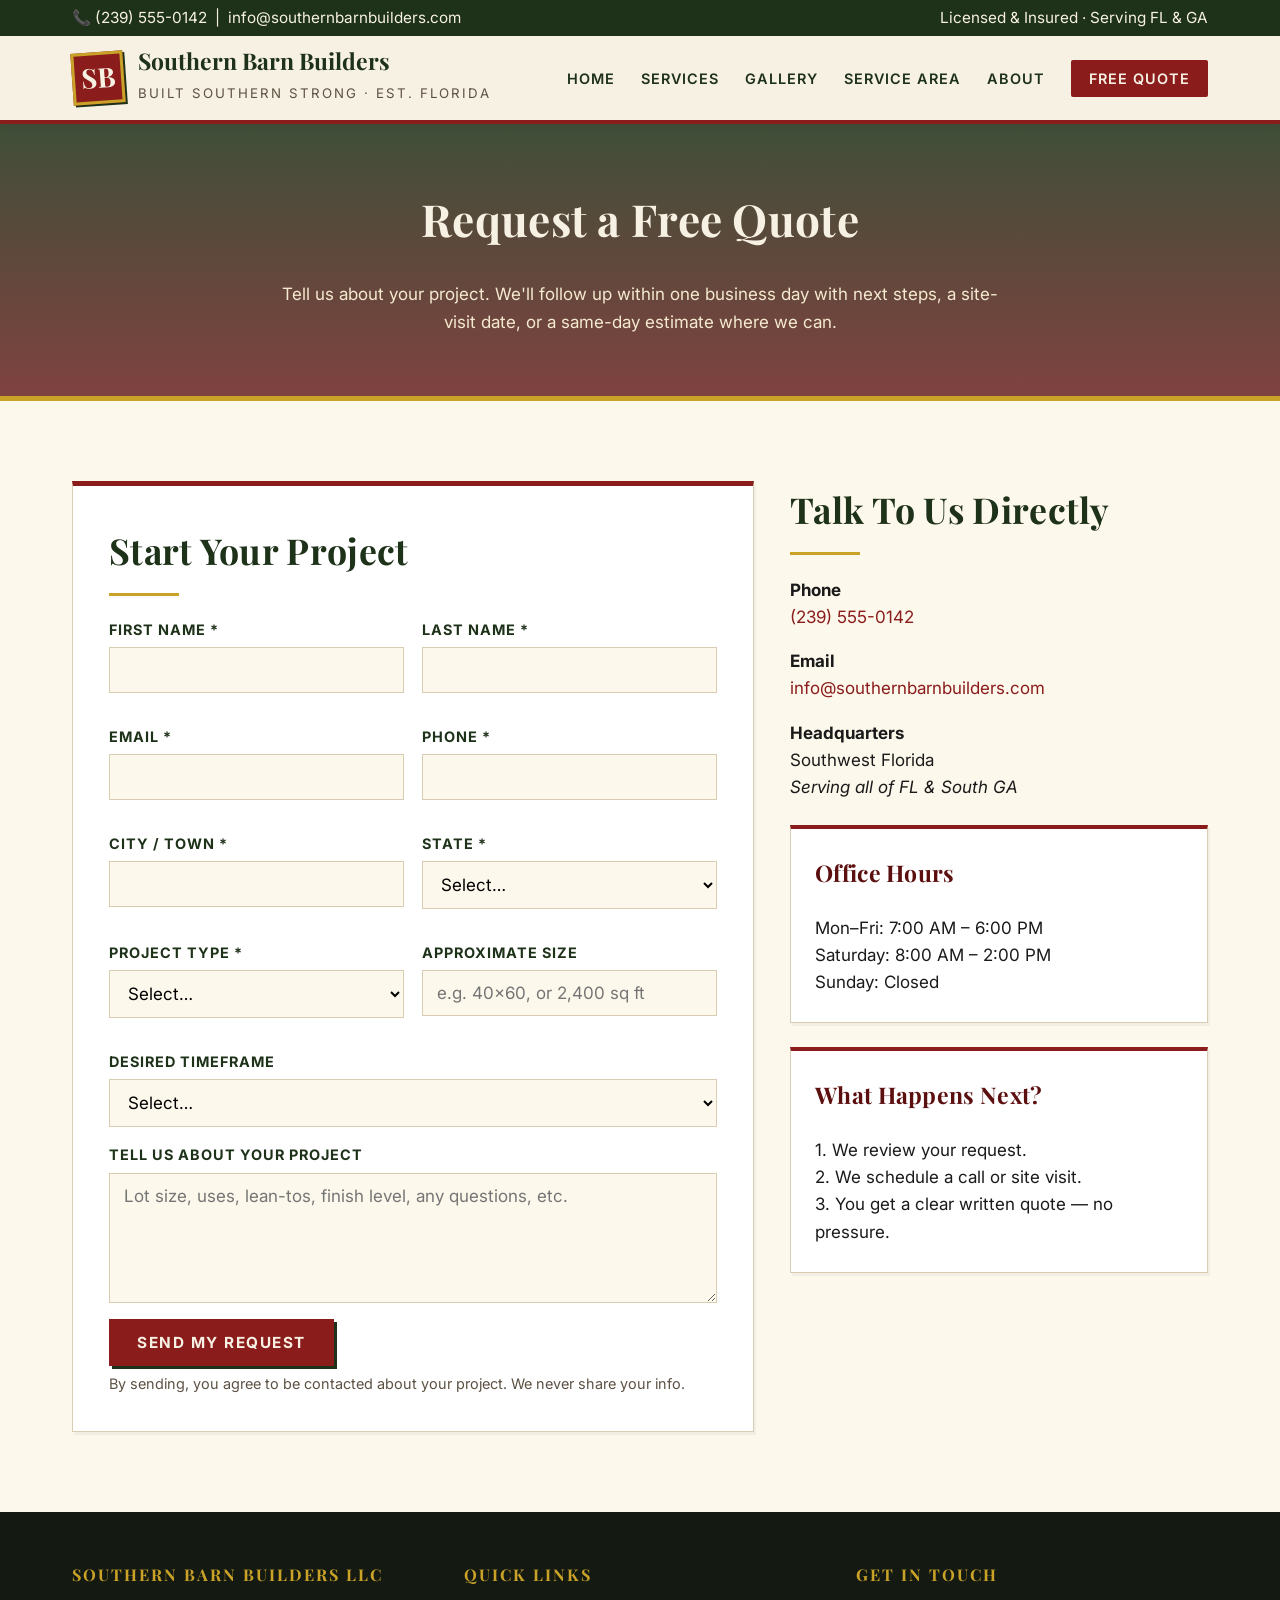
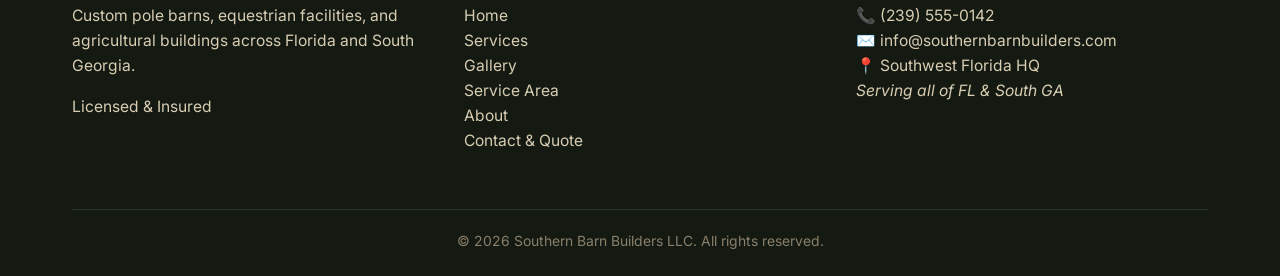
<file: contact.html>
<!DOCTYPE html>
<html lang="en">
<head>
<meta charset="UTF-8" />
<meta name="viewport" content="width=device-width, initial-scale=1.0" />
<title>Free Quote &amp; Contact | Southern Barn Builders LLC</title>
<meta name="description" content="Request a free quote from Southern Barn Builders LLC for your pole barn, horse barn, workshop, RV cover, or agricultural building in Florida or Georgia." />
<link href="https://fonts.googleapis.com/css2?family=Playfair+Display:wght@600;700&family=Inter:wght@400;600;700&display=swap" rel="stylesheet" />
<link rel="stylesheet" href="css/styles.css" />
</head>
<body>

<div class="topbar">
  <div class="container">
    <span>📞 (239) 555-0142 &nbsp;|&nbsp; info@southernbarnbuilders.com</span>
    <span>Licensed &amp; Insured · Serving FL &amp; GA</span>
  </div>
</div>

<header class="site-header">
  <div class="container">
    <a class="brand" href="index.html">
      <span class="brand-mark">SB</span>
      <span>
        <span class="brand-name">Southern Barn Builders</span><br/>
        <span class="brand-tag">Built Southern Strong · Est. Florida</span>
      </span>
    </a>
    <nav class="main-nav" aria-label="Main">
      <ul>
        <li><a href="index.html">Home</a></li>
        <li><a href="services.html">Services</a></li>
        <li><a href="gallery.html">Gallery</a></li>
        <li><a href="service-area.html">Service Area</a></li>
        <li><a href="about.html">About</a></li>
        <li><a class="nav-cta active" href="contact.html">Free Quote</a></li>
      </ul>
    </nav>
  </div>
</header>

<section class="page-hero">
  <div class="container">
    <h1>Request a Free Quote</h1>
    <p>Tell us about your project. We'll follow up within one business day with next steps, a site-visit date, or a same-day estimate where we can.</p>
  </div>
</section>

<section class="block">
  <div class="container grid-2" style="align-items:start;">

    <div class="form-wrap">
      <h2 style="margin-top:0;">Start Your Project</h2>
      <span class="divider" style="margin-left:0;"></span>

      <form id="quoteForm" onsubmit="return handleQuote(event);" novalidate>
        <div class="form-row">
          <div class="form-field">
            <label for="fname">First Name *</label>
            <input type="text" id="fname" name="fname" required />
          </div>
          <div class="form-field">
            <label for="lname">Last Name *</label>
            <input type="text" id="lname" name="lname" required />
          </div>
        </div>

        <div class="form-row">
          <div class="form-field">
            <label for="email">Email *</label>
            <input type="email" id="email" name="email" required />
          </div>
          <div class="form-field">
            <label for="phone">Phone *</label>
            <input type="tel" id="phone" name="phone" required />
          </div>
        </div>

        <div class="form-row">
          <div class="form-field">
            <label for="city">City / Town *</label>
            <input type="text" id="city" name="city" required />
          </div>
          <div class="form-field">
            <label for="state">State *</label>
            <select id="state" name="state" required>
              <option value="">Select…</option>
              <option>Florida</option>
              <option>Georgia</option>
              <option>Other</option>
            </select>
          </div>
        </div>

        <div class="form-row">
          <div class="form-field">
            <label for="type">Project Type *</label>
            <select id="type" name="type" required>
              <option value="">Select…</option>
              <option>Agricultural Pole Barn</option>
              <option>Equestrian Barn / Stables</option>
              <option>Garage / Workshop</option>
              <option>RV or Boat Cover</option>
              <option>Commercial / Storage</option>
              <option>Barndominium / Home</option>
              <option>Riding Arena</option>
              <option>Repair / Re-Roof</option>
              <option>Other</option>
            </select>
          </div>
          <div class="form-field">
            <label for="size">Approximate Size</label>
            <input type="text" id="size" name="size" placeholder="e.g. 40x60, or 2,400 sq ft" />
          </div>
        </div>

        <div class="form-field">
          <label for="timing">Desired Timeframe</label>
          <select id="timing" name="timing">
            <option value="">Select…</option>
            <option>ASAP / 0–3 months</option>
            <option>3–6 months</option>
            <option>6–12 months</option>
            <option>Just gathering info</option>
          </select>
        </div>

        <div class="form-field">
          <label for="details">Tell Us About Your Project</label>
          <textarea id="details" name="details" placeholder="Lot size, uses, lean-tos, finish level, any questions, etc."></textarea>
        </div>

        <button type="submit" class="btn btn-primary">Send My Request</button>
        <div class="form-note">By sending, you agree to be contacted about your project. We never share your info.</div>
      </form>

      <div id="quoteSuccess" style="display:none; margin-top:20px; padding:18px; background:#e8f0de; border-left:5px solid var(--sb-green); color:var(--sb-green-dark);">
        <strong>Request received!</strong> Thanks — a Southern Barn Builders team member will reach out within one business day.
      </div>
    </div>

    <aside>
      <h2 style="margin-top:0;">Talk To Us Directly</h2>
      <span class="divider" style="margin-left:0;"></span>
      <p><strong>Phone</strong><br/>
        <a href="tel:+12395550142">(239) 555-0142</a></p>
      <p><strong>Email</strong><br/>
        <a href="mailto:info@southernbarnbuilders.com">info@southernbarnbuilders.com</a></p>
      <p><strong>Headquarters</strong><br/>
        Southwest Florida<br/>
        <em>Serving all of FL &amp; South GA</em></p>

      <div class="card" style="margin-top:24px;">
        <h3 style="margin-top:0;">Office Hours</h3>
        <p style="margin:0;">
          Mon–Fri: 7:00 AM – 6:00 PM<br/>
          Saturday: 8:00 AM – 2:00 PM<br/>
          Sunday: Closed
        </p>
      </div>

      <div class="card" style="margin-top:24px;">
        <h3 style="margin-top:0;">What Happens Next?</h3>
        <p style="margin:0;">1. We review your request.<br/>
          2. We schedule a call or site visit.<br/>
          3. You get a clear written quote — no pressure.</p>
      </div>
    </aside>

  </div>
</section>

<footer class="site-footer">
  <div class="container">
    <div class="grid-3">
      <div>
        <h4>Southern Barn Builders LLC</h4>
        <p>Custom pole barns, equestrian facilities, and agricultural buildings across Florida and South Georgia.</p>
        <p>Licensed &amp; Insured</p>
      </div>
      <div>
        <h4>Quick Links</h4>
        <p><a href="index.html">Home</a><br/>
           <a href="services.html">Services</a><br/>
           <a href="gallery.html">Gallery</a><br/>
           <a href="service-area.html">Service Area</a><br/>
           <a href="about.html">About</a><br/>
           <a href="contact.html">Contact &amp; Quote</a></p>
      </div>
      <div>
        <h4>Get In Touch</h4>
        <p>📞 (239) 555-0142<br/>
           ✉️ info@southernbarnbuilders.com<br/>
           📍 Southwest Florida HQ<br/>
           <em>Serving all of FL &amp; South GA</em></p>
      </div>
    </div>
    <div class="footer-bottom">
      &copy; <span id="yr"></span> Southern Barn Builders LLC. All rights reserved.
    </div>
  </div>
</footer>
<script>
  document.getElementById('yr').textContent = new Date().getFullYear();

  // PASTE YOUR GOOGLE APPS SCRIPT WEB APP URL BELOW
  var APPS_SCRIPT_URL = "https://script.google.com/macros/s/AKfycbxAvS5I-A-1nIvxvZrVJg_9WCieDjW0wQLMuSXI6F3tEGXwtri1bl9iARrfNafT1F0P3g/exec";

  function handleQuote(e){
    e.preventDefault();
    var form = document.getElementById('quoteForm');
    var btn = form.querySelector('button[type="submit"]');
    btn.disabled = true;
    btn.textContent = 'Sending...';

    var data = {
      fname: form.fname.value,
      lname: form.lname.value,
      email: form.email.value,
      phone: form.phone.value,
      city: form.city.value,
      state: form.state.value,
      type: form.type.value,
      size: form.size.value,
      timing: form.timing.value,
      details: form.details.value
    };

    fetch(APPS_SCRIPT_URL, {
      method: 'POST',
      mode: 'no-cors',
      headers: { 'Content-Type': 'application/json' },
      body: JSON.stringify(data)
    })
    .then(function(){
      form.style.display = 'none';
      document.getElementById('quoteSuccess').style.display = 'block';
      window.scrollTo({top: document.getElementById('quoteSuccess').offsetTop - 80, behavior:'smooth'});
    })
    .catch(function(){
      btn.disabled = false;
      btn.textContent = 'Send My Request';
      alert('Something went wrong. Please call us directly at (239) 555-0142.');
    });
    return false;
  }
</script>
</body>
</html>
</file>
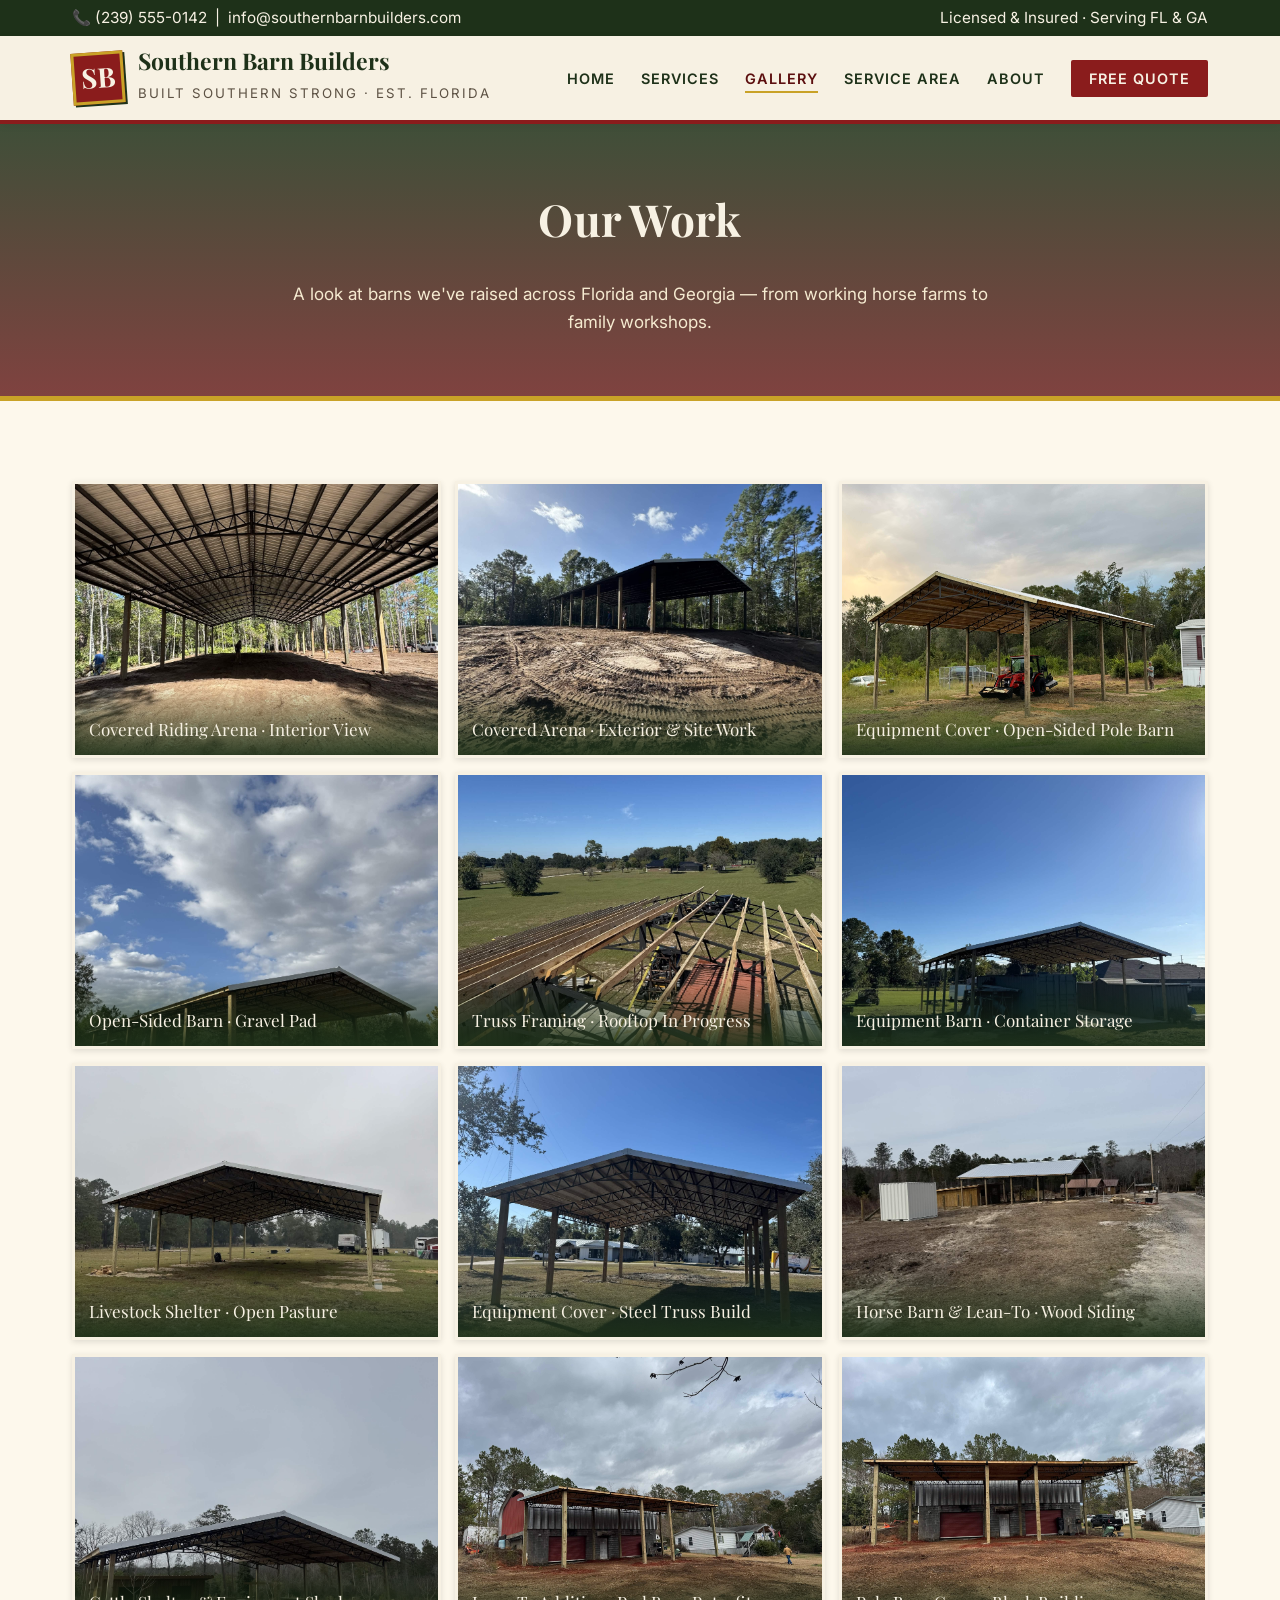
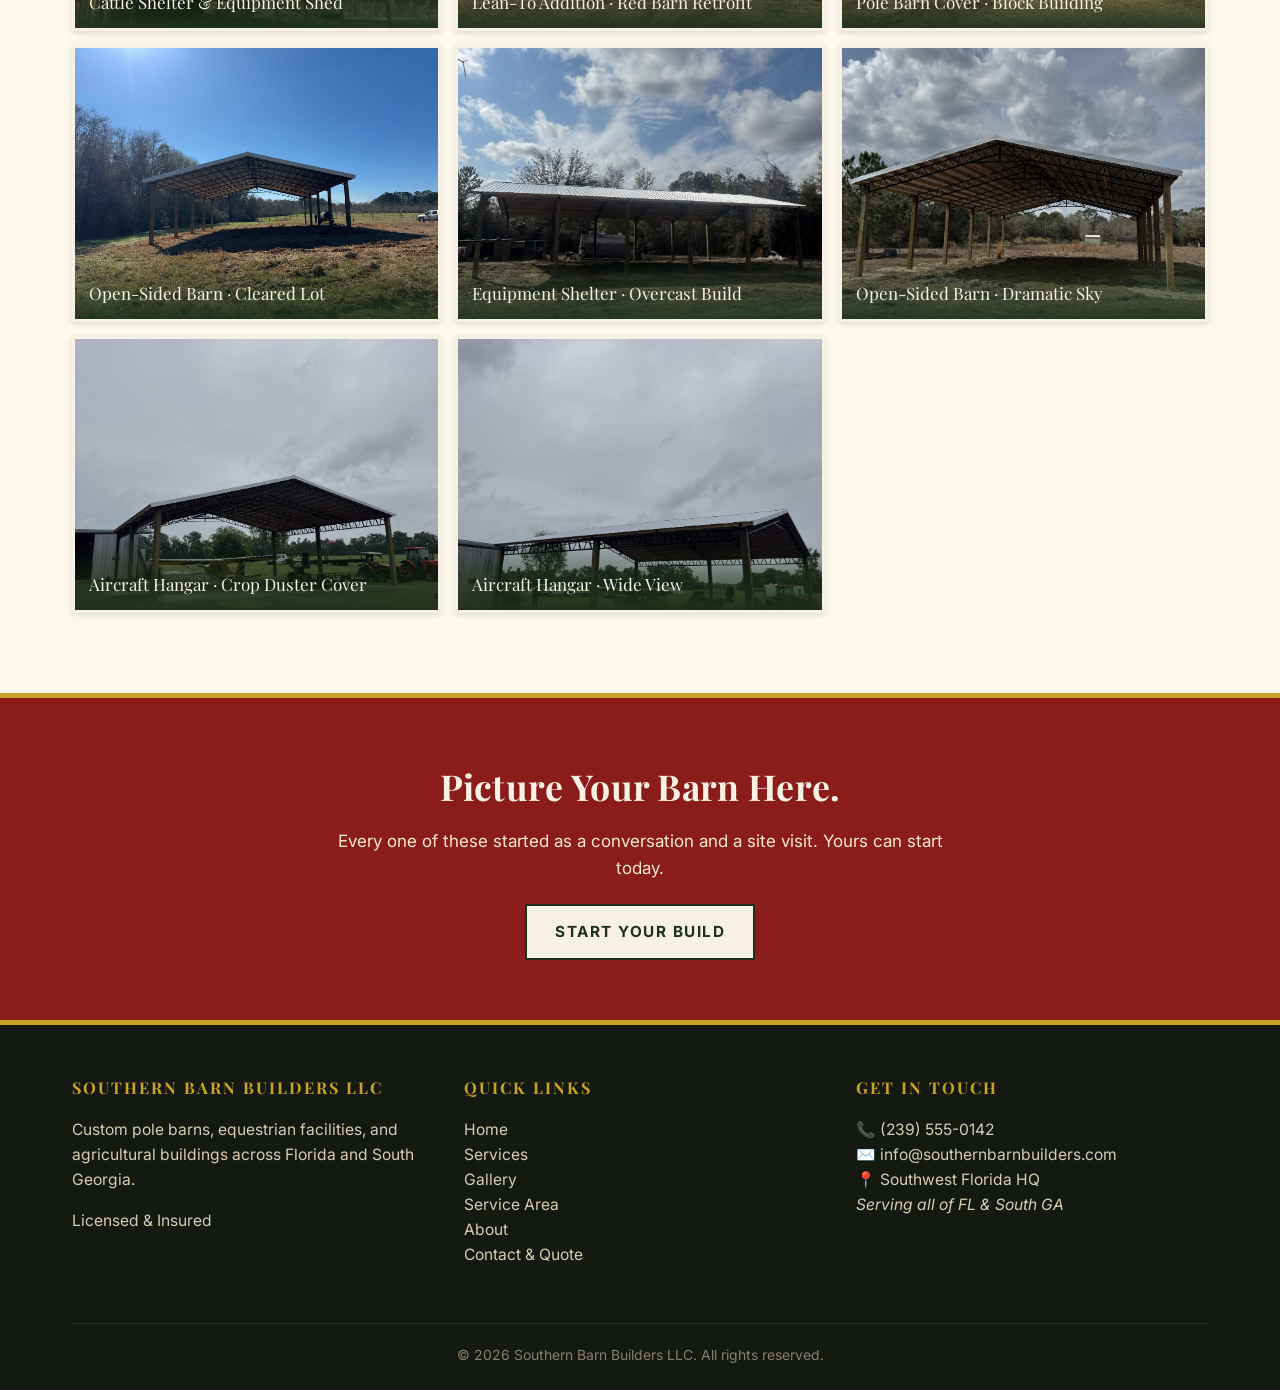
<file: gallery.html>
<!DOCTYPE html>
<html lang="en">
<head>
<meta charset="UTF-8" />
<meta name="viewport" content="width=device-width, initial-scale=1.0" />
<title>Gallery | Southern Barn Builders LLC</title>
<meta name="description" content="Photo gallery of custom pole barns, horse barns, workshops, and agricultural buildings completed by Southern Barn Builders across Florida and Georgia." />
<link href="https://fonts.googleapis.com/css2?family=Playfair+Display:wght@600;700&family=Inter:wght@400;600;700&display=swap" rel="stylesheet" />
<link rel="stylesheet" href="css/styles.css" />
</head>
<body>

<div class="topbar">
  <div class="container">
    <span>📞 (239) 555-0142 &nbsp;|&nbsp; info@southernbarnbuilders.com</span>
    <span>Licensed &amp; Insured · Serving FL &amp; GA</span>
  </div>
</div>

<header class="site-header">
  <div class="container">
    <a class="brand" href="index.html">
      <span class="brand-mark">SB</span>
      <span>
        <span class="brand-name">Southern Barn Builders</span><br/>
        <span class="brand-tag">Built Southern Strong · Est. Florida</span>
      </span>
    </a>
    <nav class="main-nav" aria-label="Main">
      <ul>
        <li><a href="index.html">Home</a></li>
        <li><a href="services.html">Services</a></li>
        <li><a href="gallery.html" class="active">Gallery</a></li>
        <li><a href="service-area.html">Service Area</a></li>
        <li><a href="about.html">About</a></li>
        <li><a class="nav-cta" href="contact.html">Free Quote</a></li>
      </ul>
    </nav>
  </div>
</header>

<section class="page-hero">
  <div class="container">
    <h1>Our Work</h1>
    <p>A look at barns we've raised across Florida and Georgia — from working horse farms to family workshops.</p>
  </div>
</section>

<section class="block">
  <div class="container">
    <div class="gallery">
      <figure>
        <img src="images/IMG_0521.jpg" alt="Interior of a large covered riding arena with steel trusses and pressure-treated posts" />
        <figcaption>Covered Riding Arena · Interior View</figcaption>
      </figure>
      <figure>
        <img src="images/IMG_0525.jpg" alt="Exterior of a covered arena with freshly graded dirt and pine trees" />
        <figcaption>Covered Arena · Exterior &amp; Site Work</figcaption>
      </figure>
      <figure>
        <img src="images/IMG_0308.jpg" alt="Open-sided pole barn with red tractor parked underneath" />
        <figcaption>Equipment Cover · Open-Sided Pole Barn</figcaption>
      </figure>
      <figure>
        <img src="images/IMG_0311.jpg" alt="Large open-sided pole barn with dramatic cloud sky" />
        <figcaption>Open-Sided Barn · Gravel Pad</figcaption>
      </figure>
      <figure>
        <img src="images/IMG_0369.jpg" alt="Roof truss framing in progress on a horse barn with green pasture" />
        <figcaption>Truss Framing · Rooftop In Progress</figcaption>
      </figure>
      <figure>
        <img src="images/IMG_0370.jpg" alt="Pole barn with container storage on a rural property" />
        <figcaption>Equipment Barn · Container Storage</figcaption>
      </figure>
      <figure>
        <img src="images/IMG_0385.jpg" alt="Large open-sided pole barn on open pastureland with horse trailer" />
        <figcaption>Livestock Shelter · Open Pasture</figcaption>
      </figure>
      <figure>
        <img src="images/IMG_0483.jpg" alt="Open-sided pole barn with steel trusses on a clear day" />
        <figcaption>Equipment Cover · Steel Truss Build</figcaption>
      </figure>
      <figure>
        <img src="images/IMG_0613.jpg" alt="Horse barn with wood siding, metal roof, lean-to, and gravel drive" />
        <figcaption>Horse Barn &amp; Lean-To · Wood Siding</figcaption>
      </figure>
      <figure>
        <img src="images/IMG_0615.jpg" alt="Open-sided cattle shelter with metal roof and smaller equipment shed" />
        <figcaption>Cattle Shelter &amp; Equipment Shed</figcaption>
      </figure>
      <figure>
        <img src="images/IMG_0621.jpg" alt="Pole barn lean-to addition covering a red barn with block walls" />
        <figcaption>Lean-To Addition · Red Barn Retrofit</figcaption>
      </figure>
      <figure>
        <img src="images/IMG_0622.jpg" alt="Front view of pole barn cover over block building with roll-up doors" />
        <figcaption>Pole Barn Cover · Block Building</figcaption>
      </figure>
      <figure>
        <img src="images/IMG_0635.jpg" alt="Open-sided pole barn on cleared land with bright blue sky" />
        <figcaption>Open-Sided Barn · Cleared Lot</figcaption>
      </figure>
      <figure>
        <img src="images/IMG_0667.jpg" alt="Large open-sided pole barn with equipment storage under cloudy sky" />
        <figcaption>Equipment Shelter · Overcast Build</figcaption>
      </figure>
      <figure>
        <img src="images/IMG_0692.jpg" alt="Large open-sided pole barn with dramatic clouds overhead" />
        <figcaption>Open-Sided Barn · Dramatic Sky</figcaption>
      </figure>
      <figure>
        <img src="images/IMG_0829.jpg" alt="Aircraft hangar pole barn sheltering a crop duster plane and tractor" />
        <figcaption>Aircraft Hangar · Crop Duster Cover</figcaption>
      </figure>
      <figure>
        <img src="images/IMG_0830.jpg" alt="Wide view of aircraft hangar pole barn with plane and farm equipment" />
        <figcaption>Aircraft Hangar · Wide View</figcaption>
      </figure>
    </div>
  </div>
</section>

<section class="cta-banner">
  <h2>Picture Your Barn Here.</h2>
  <p>Every one of these started as a conversation and a site visit. Yours can start today.</p>
  <a href="contact.html" class="btn btn-secondary">Start Your Build</a>
</section>

<footer class="site-footer">
  <div class="container">
    <div class="grid-3">
      <div>
        <h4>Southern Barn Builders LLC</h4>
        <p>Custom pole barns, equestrian facilities, and agricultural buildings across Florida and South Georgia.</p>
        <p>Licensed &amp; Insured</p>
      </div>
      <div>
        <h4>Quick Links</h4>
        <p><a href="index.html">Home</a><br/>
           <a href="services.html">Services</a><br/>
           <a href="gallery.html">Gallery</a><br/>
           <a href="service-area.html">Service Area</a><br/>
           <a href="about.html">About</a><br/>
           <a href="contact.html">Contact &amp; Quote</a></p>
      </div>
      <div>
        <h4>Get In Touch</h4>
        <p>📞 (239) 555-0142<br/>
           ✉️ info@southernbarnbuilders.com<br/>
           📍 Southwest Florida HQ<br/>
           <em>Serving all of FL &amp; South GA</em></p>
      </div>
    </div>
    <div class="footer-bottom">
      &copy; <span id="yr"></span> Southern Barn Builders LLC. All rights reserved.
    </div>
  </div>
</footer>
<script>document.getElementById('yr').textContent = new Date().getFullYear();</script>
</body>
</html>
</file>
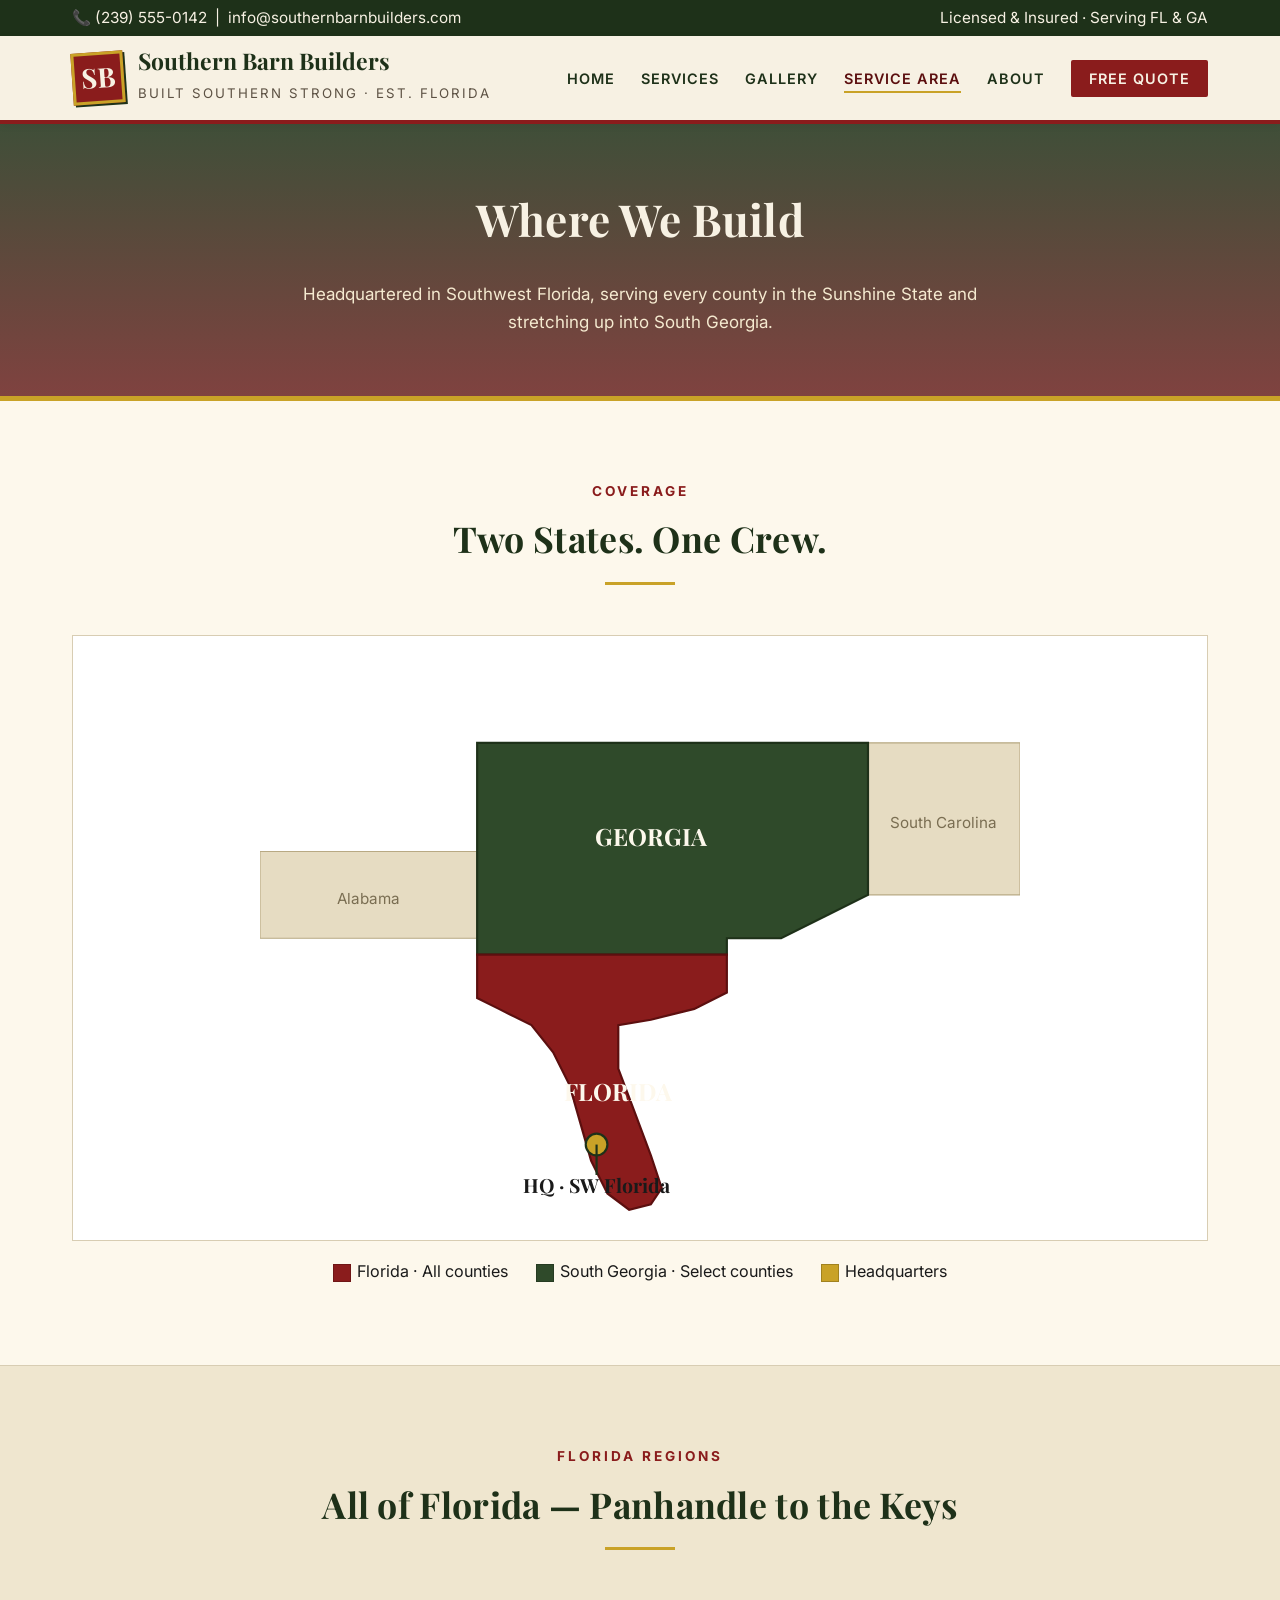
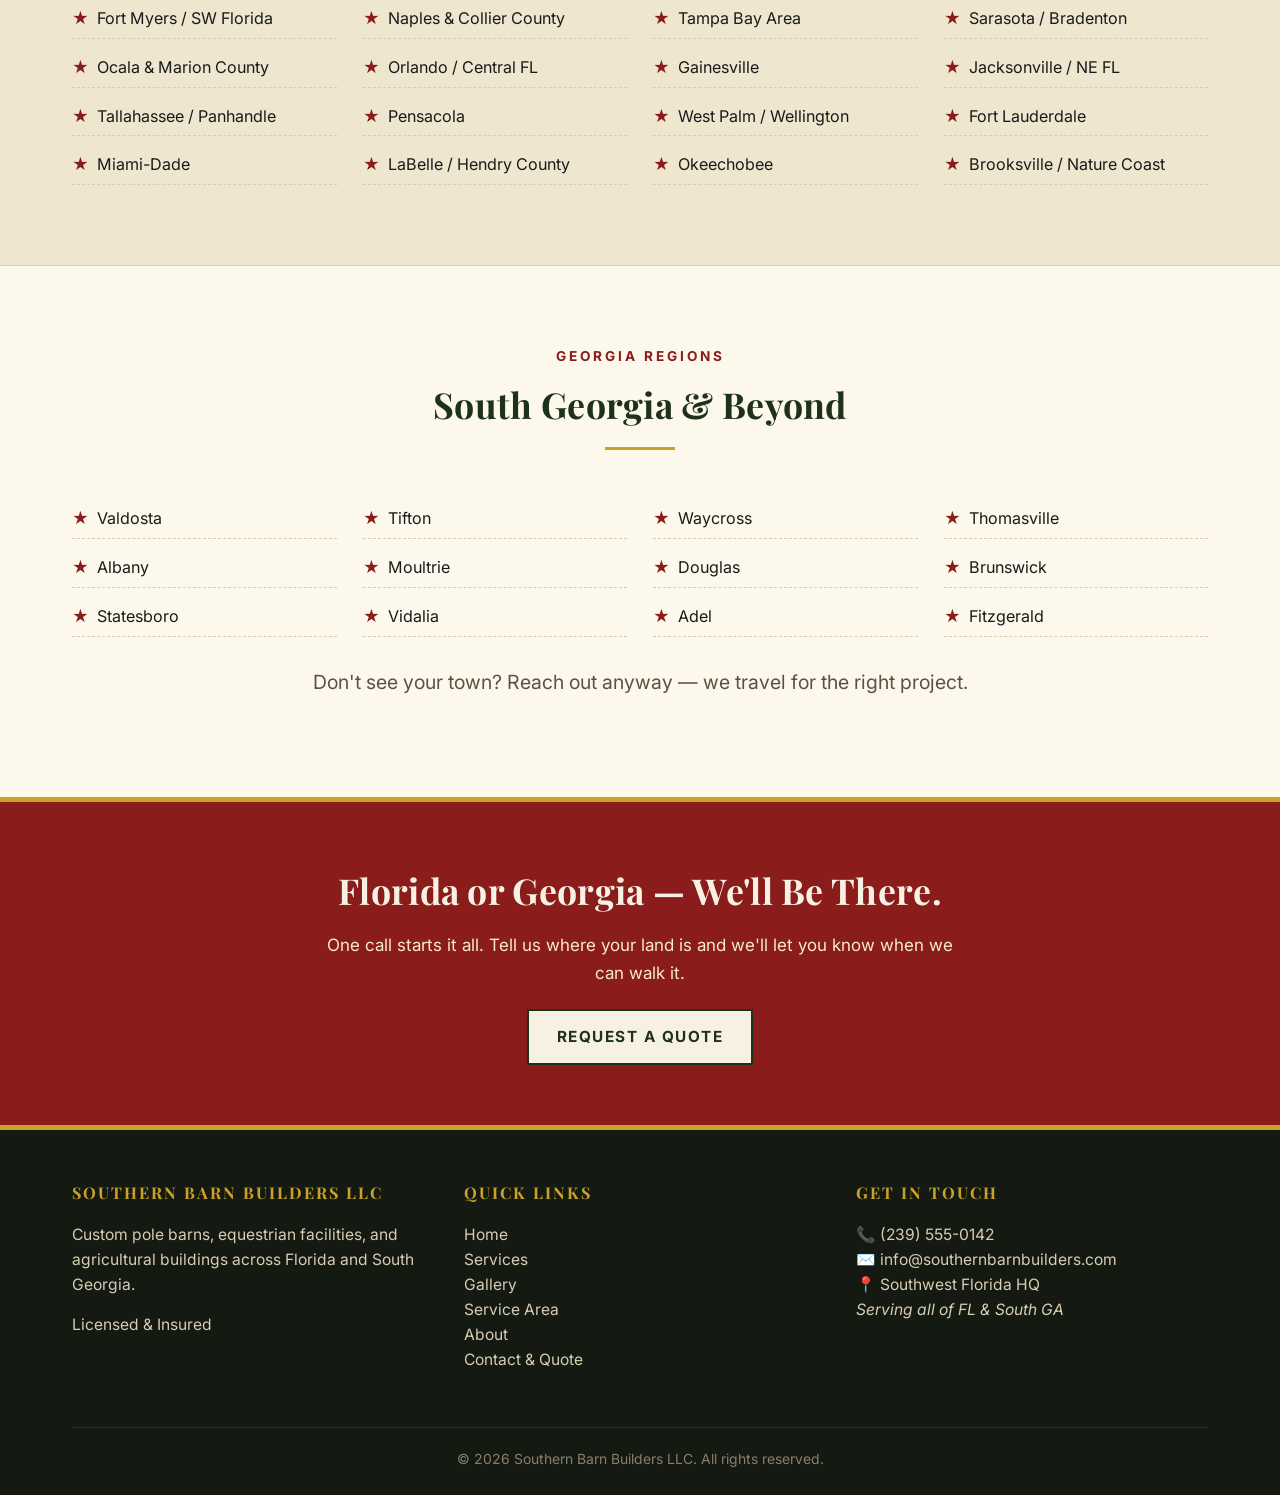
<file: service-area.html>
<!DOCTYPE html>
<html lang="en">
<head>
<meta charset="UTF-8" />
<meta name="viewport" content="width=device-width, initial-scale=1.0" />
<title>Service Area | Southern Barn Builders LLC</title>
<meta name="description" content="Southern Barn Builders serves all of Florida and South Georgia — from the Keys to the Panhandle and up into Valdosta, Tifton, Waycross, and beyond." />
<link href="https://fonts.googleapis.com/css2?family=Playfair+Display:wght@600;700&family=Inter:wght@400;600;700&display=swap" rel="stylesheet" />
<link rel="stylesheet" href="css/styles.css" />
<style>
  .map-states { display:block; margin:0 auto; max-width: 760px; }
  .state-fl { fill: #8a1c1c; stroke: #5c0f0f; stroke-width: 2; }
  .state-ga { fill: #2f4a2a; stroke: #1e3119; stroke-width: 2; }
  .state-other { fill: #e6dcc2; stroke: #b8a983; stroke-width: 1; }
  .hq-pin { fill: #c9a227; stroke: #1e3119; stroke-width: 2; }
  .hq-label { font-family: "Playfair Display", serif; font-size: 18px; fill: #1a1a1a; font-weight: 700; }
  .state-label { font-family: "Playfair Display", serif; font-size: 22px; fill: #fdf8ec; font-weight: 700; pointer-events:none; }
  .legend-box { display:flex; justify-content:center; gap:28px; flex-wrap:wrap; margin-top:18px; font-size: 0.95rem; }
  .legend-swatch { display:inline-block; width:18px; height:18px; vertical-align:middle; margin-right:6px; border:1px solid rgba(0,0,0,0.2); }
</style>
</head>
<body>

<div class="topbar">
  <div class="container">
    <span>📞 (239) 555-0142 &nbsp;|&nbsp; info@southernbarnbuilders.com</span>
    <span>Licensed &amp; Insured · Serving FL &amp; GA</span>
  </div>
</div>

<header class="site-header">
  <div class="container">
    <a class="brand" href="index.html">
      <span class="brand-mark">SB</span>
      <span>
        <span class="brand-name">Southern Barn Builders</span><br/>
        <span class="brand-tag">Built Southern Strong · Est. Florida</span>
      </span>
    </a>
    <nav class="main-nav" aria-label="Main">
      <ul>
        <li><a href="index.html">Home</a></li>
        <li><a href="services.html">Services</a></li>
        <li><a href="gallery.html">Gallery</a></li>
        <li><a href="service-area.html" class="active">Service Area</a></li>
        <li><a href="about.html">About</a></li>
        <li><a class="nav-cta" href="contact.html">Free Quote</a></li>
      </ul>
    </nav>
  </div>
</header>

<section class="page-hero">
  <div class="container">
    <h1>Where We Build</h1>
    <p>Headquartered in Southwest Florida, serving every county in the Sunshine State and stretching up into South Georgia.</p>
  </div>
</section>

<section class="block">
  <div class="container">
    <div class="text-center section-title">
      <div class="section-kicker">Coverage</div>
      <h2>Two States. One Crew.</h2>
      <span class="divider"></span>
    </div>

    <div class="map-wrap">
      <!-- Stylized two-state service map -->
      <svg class="map-states" viewBox="0 0 700 520" xmlns="http://www.w3.org/2000/svg" role="img" aria-label="Service area map of Florida and Georgia">
        <!-- Neighboring states (context, dimmed) -->
        <path class="state-other" d="M0,180 L200,180 L200,260 L0,260 Z" />
        <text x="100" y="228" text-anchor="middle" font-family="Inter, sans-serif" font-size="14" fill="#7a6e52">Alabama</text>

        <path class="state-other" d="M560,80 L700,80 L700,220 L560,220 Z" />
        <text x="630" y="158" text-anchor="middle" font-family="Inter, sans-serif" font-size="14" fill="#7a6e52">South Carolina</text>

        <!-- Georgia -->
        <path class="state-ga" d="M200,80 L560,80 L560,220 L520,240 L480,260 L430,260 L430,275 L200,275 Z" />
        <text x="360" y="175" text-anchor="middle" class="state-label">GEORGIA</text>

        <!-- Florida (panhandle + peninsula) -->
        <path class="state-fl" d="
          M200,275
          L430,275
          L430,310
          L400,325
          L360,335
          L330,340
          L330,380
          L345,420
          L360,460
          L370,490
          L360,505
          L340,510
          L320,495
          L305,465
          L295,430
          L285,395
          L270,365
          L250,340
          L220,325
          L200,315
          Z" />
        <text x="330" y="410" text-anchor="middle" class="state-label">FLORIDA</text>

        <!-- HQ pin: Southwest Florida -->
        <circle class="hq-pin" cx="310" cy="450" r="10"/>
        <line x1="310" y1="450" x2="310" y2="478" stroke="#1e3119" stroke-width="2"/>
        <text x="310" y="495" text-anchor="middle" class="hq-label">HQ · SW Florida</text>
      </svg>
    </div>

    <div class="legend-box">
      <span><span class="legend-swatch" style="background:#8a1c1c;"></span>Florida · All counties</span>
      <span><span class="legend-swatch" style="background:#2f4a2a;"></span>South Georgia · Select counties</span>
      <span><span class="legend-swatch" style="background:#c9a227;"></span>Headquarters</span>
    </div>
  </div>
</section>

<section class="block alt">
  <div class="container">
    <div class="text-center section-title">
      <div class="section-kicker">Florida Regions</div>
      <h2>All of Florida — Panhandle to the Keys</h2>
      <span class="divider"></span>
    </div>
    <ul class="region-list">
      <li>Fort Myers / SW Florida</li>
      <li>Naples &amp; Collier County</li>
      <li>Tampa Bay Area</li>
      <li>Sarasota / Bradenton</li>
      <li>Ocala &amp; Marion County</li>
      <li>Orlando / Central FL</li>
      <li>Gainesville</li>
      <li>Jacksonville / NE FL</li>
      <li>Tallahassee / Panhandle</li>
      <li>Pensacola</li>
      <li>West Palm / Wellington</li>
      <li>Fort Lauderdale</li>
      <li>Miami-Dade</li>
      <li>LaBelle / Hendry County</li>
      <li>Okeechobee</li>
      <li>Brooksville / Nature Coast</li>
    </ul>
  </div>
</section>

<section class="block">
  <div class="container">
    <div class="text-center section-title">
      <div class="section-kicker">Georgia Regions</div>
      <h2>South Georgia &amp; Beyond</h2>
      <span class="divider"></span>
    </div>
    <ul class="region-list">
      <li>Valdosta</li>
      <li>Tifton</li>
      <li>Waycross</li>
      <li>Thomasville</li>
      <li>Albany</li>
      <li>Moultrie</li>
      <li>Douglas</li>
      <li>Brunswick</li>
      <li>Statesboro</li>
      <li>Vidalia</li>
      <li>Adel</li>
      <li>Fitzgerald</li>
    </ul>
    <p class="text-center lead" style="margin-top:30px;">Don't see your town? Reach out anyway — we travel for the right project.</p>
  </div>
</section>

<section class="cta-banner">
  <h2>Florida or Georgia — We'll Be There.</h2>
  <p>One call starts it all. Tell us where your land is and we'll let you know when we can walk it.</p>
  <a href="contact.html" class="btn btn-secondary">Request a Quote</a>
</section>

<footer class="site-footer">
  <div class="container">
    <div class="grid-3">
      <div>
        <h4>Southern Barn Builders LLC</h4>
        <p>Custom pole barns, equestrian facilities, and agricultural buildings across Florida and South Georgia.</p>
        <p>Licensed &amp; Insured</p>
      </div>
      <div>
        <h4>Quick Links</h4>
        <p><a href="index.html">Home</a><br/>
           <a href="services.html">Services</a><br/>
           <a href="gallery.html">Gallery</a><br/>
           <a href="service-area.html">Service Area</a><br/>
           <a href="about.html">About</a><br/>
           <a href="contact.html">Contact &amp; Quote</a></p>
      </div>
      <div>
        <h4>Get In Touch</h4>
        <p>📞 (239) 555-0142<br/>
           ✉️ info@southernbarnbuilders.com<br/>
           📍 Southwest Florida HQ<br/>
           <em>Serving all of FL &amp; South GA</em></p>
      </div>
    </div>
    <div class="footer-bottom">
      &copy; <span id="yr"></span> Southern Barn Builders LLC. All rights reserved.
    </div>
  </div>
</footer>
<script>document.getElementById('yr').textContent = new Date().getFullYear();</script>
</body>
</html>
</file>
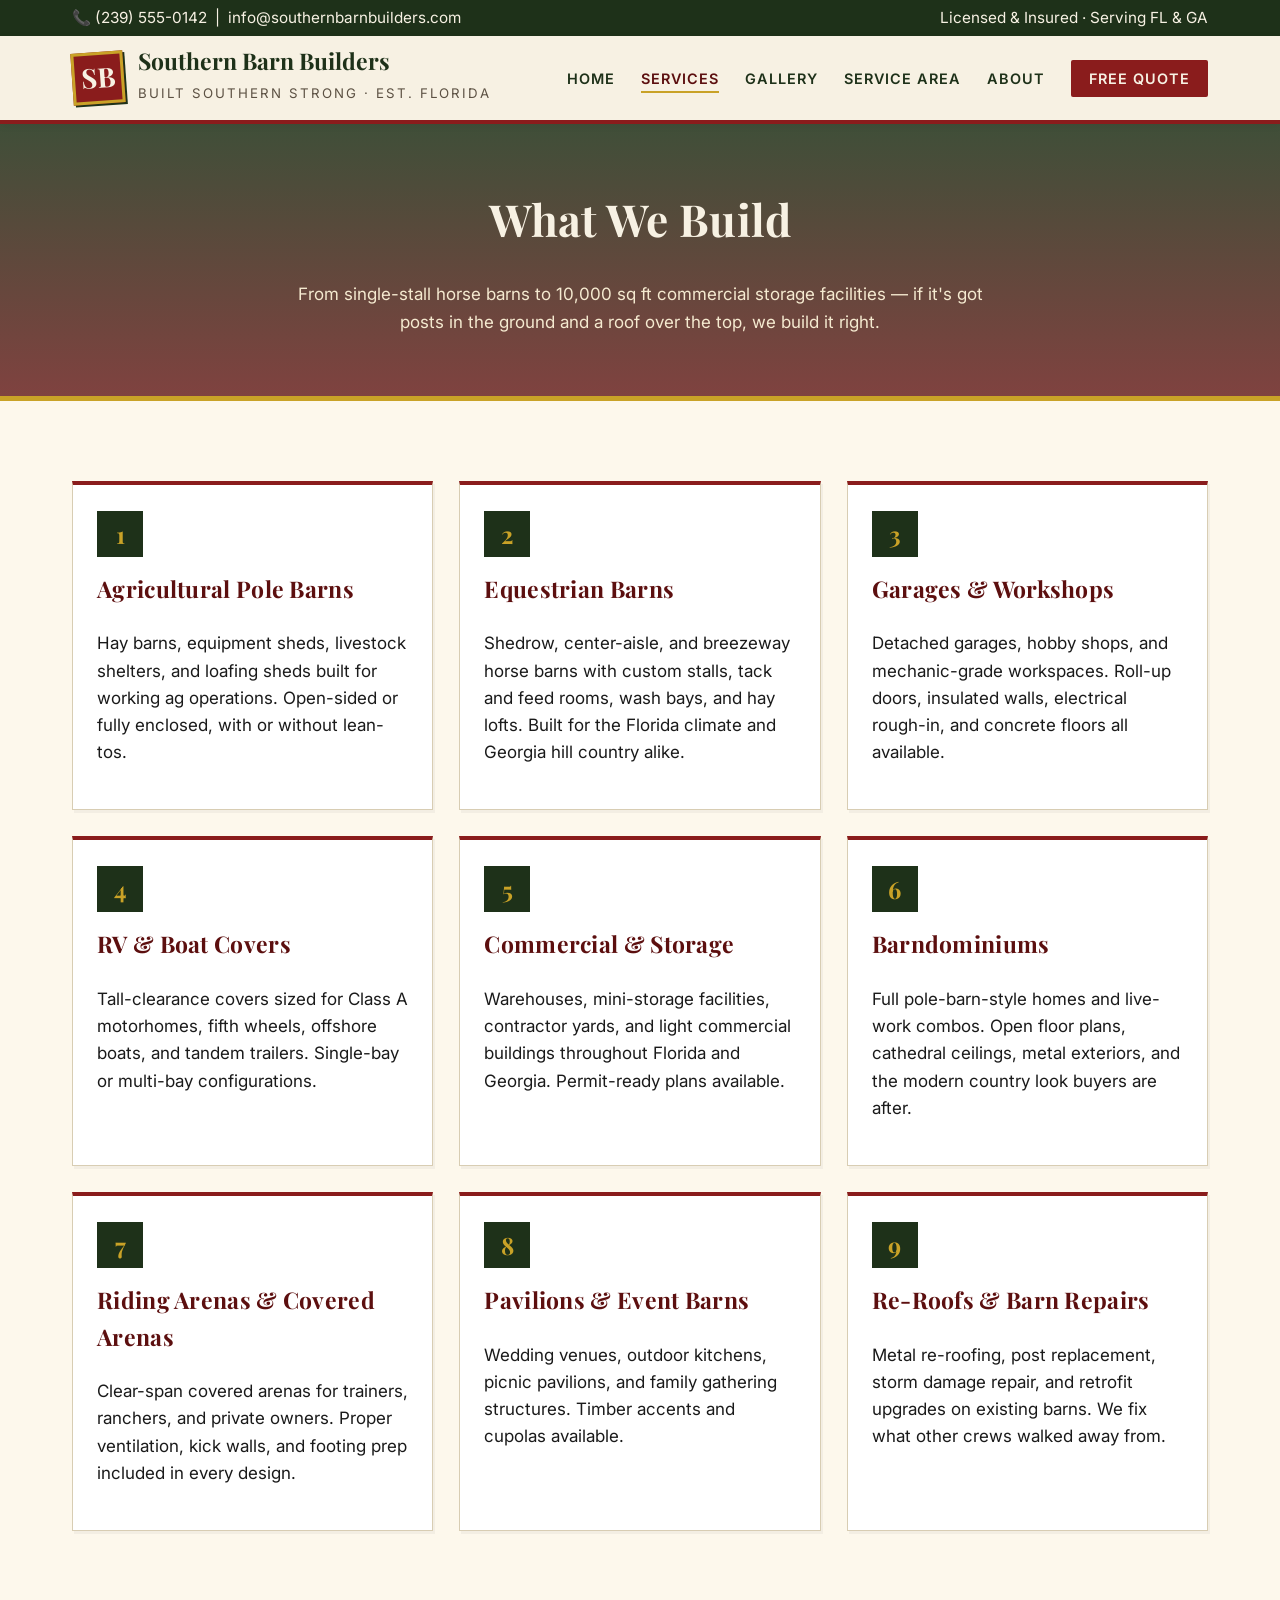
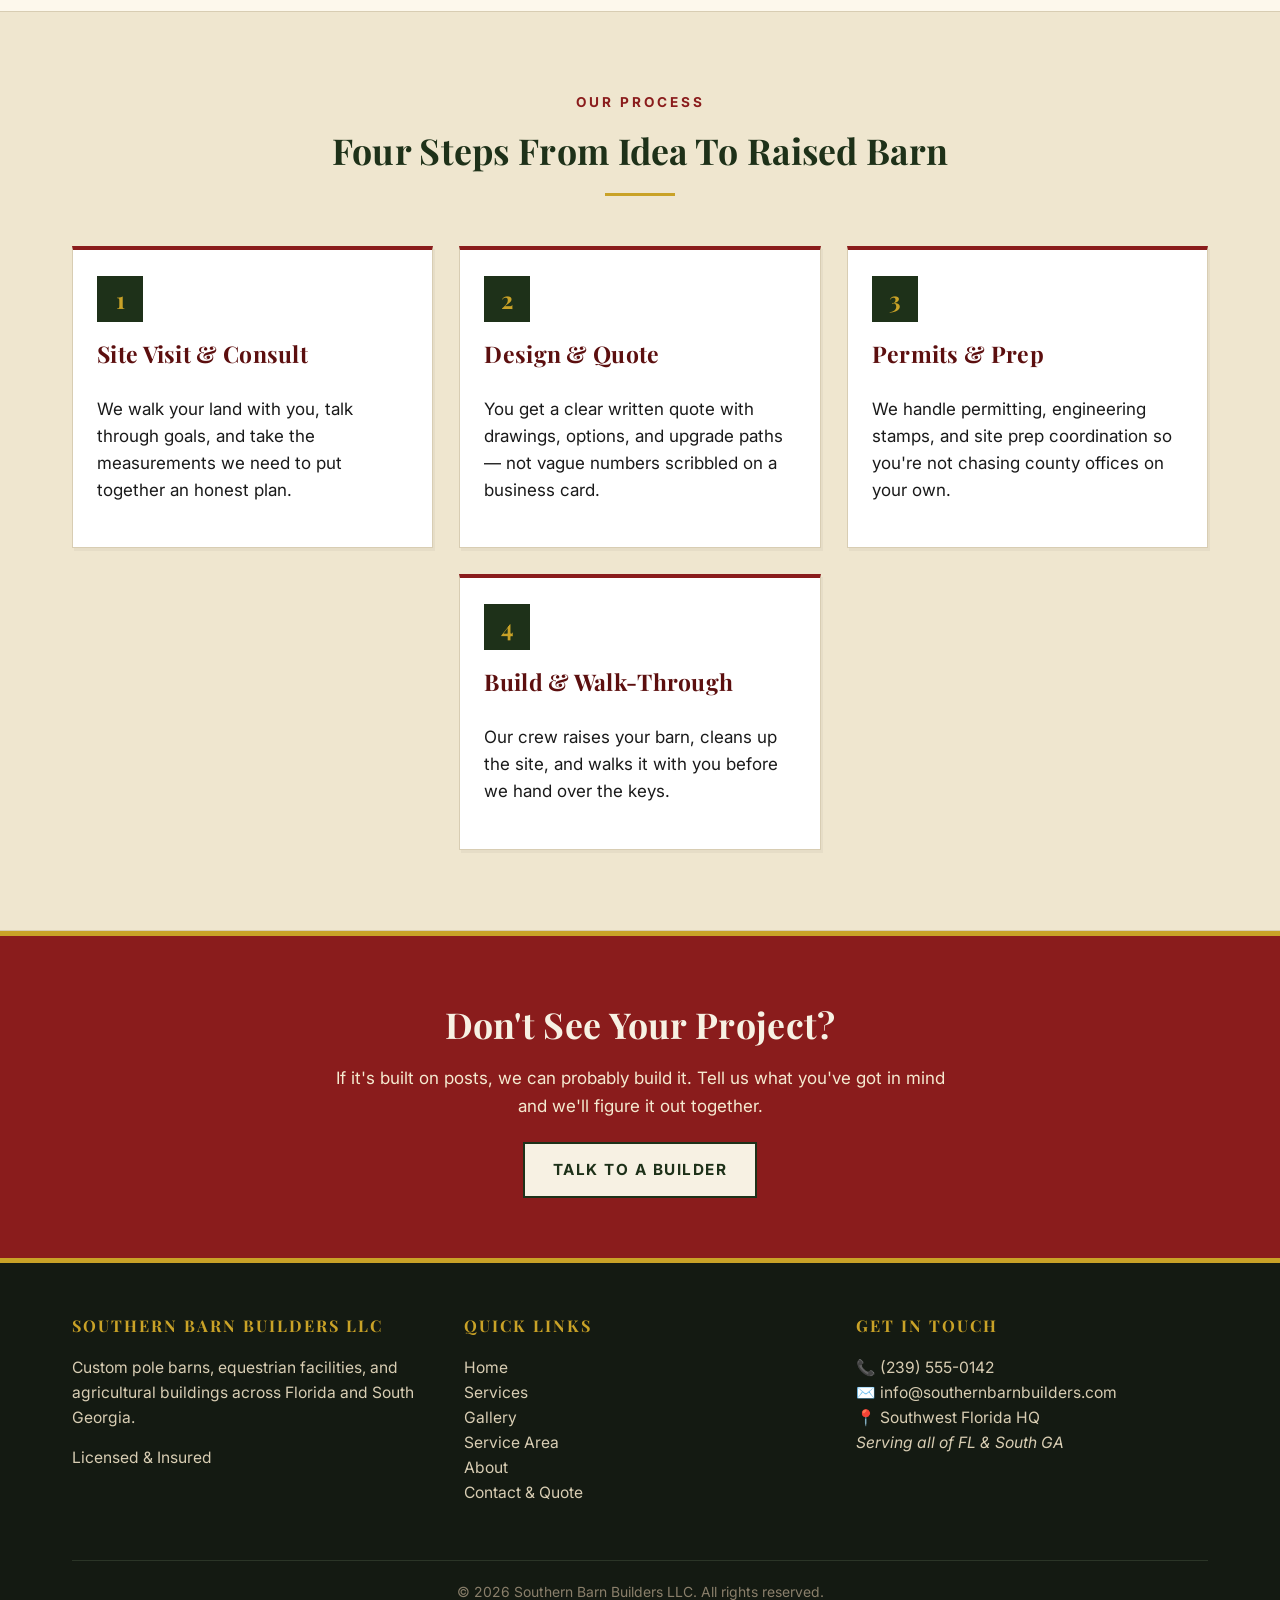
<file: services.html>
<!DOCTYPE html>
<html lang="en">
<head>
<meta charset="UTF-8" />
<meta name="viewport" content="width=device-width, initial-scale=1.0" />
<title>Services | Southern Barn Builders LLC</title>
<meta name="description" content="Custom pole barns, equestrian stables, workshops, garages, RV covers, commercial storage, and barndominiums across Florida and Georgia." />
<link href="https://fonts.googleapis.com/css2?family=Playfair+Display:wght@600;700&family=Inter:wght@400;600;700&display=swap" rel="stylesheet" />
<link rel="stylesheet" href="css/styles.css" />
</head>
<body>

<div class="topbar">
  <div class="container">
    <span>📞 (239) 555-0142 &nbsp;|&nbsp; info@southernbarnbuilders.com</span>
    <span>Licensed &amp; Insured · Serving FL &amp; GA</span>
  </div>
</div>

<header class="site-header">
  <div class="container">
    <a class="brand" href="index.html">
      <span class="brand-mark">SB</span>
      <span>
        <span class="brand-name">Southern Barn Builders</span><br/>
        <span class="brand-tag">Built Southern Strong · Est. Florida</span>
      </span>
    </a>
    <nav class="main-nav" aria-label="Main">
      <ul>
        <li><a href="index.html">Home</a></li>
        <li><a href="services.html" class="active">Services</a></li>
        <li><a href="gallery.html">Gallery</a></li>
        <li><a href="service-area.html">Service Area</a></li>
        <li><a href="about.html">About</a></li>
        <li><a class="nav-cta" href="contact.html">Free Quote</a></li>
      </ul>
    </nav>
  </div>
</header>

<section class="page-hero">
  <div class="container">
    <h1>What We Build</h1>
    <p>From single-stall horse barns to 10,000 sq ft commercial storage facilities — if it's got posts in the ground and a roof over the top, we build it right.</p>
  </div>
</section>

<section class="block">
  <div class="container">
    <div class="grid-3">

      <div class="card">
        <div class="icon">1</div>
        <h3>Agricultural Pole Barns</h3>
        <p>Hay barns, equipment sheds, livestock shelters, and loafing sheds built for working ag operations. Open-sided or fully enclosed, with or without lean-tos.</p>
      </div>

      <div class="card">
        <div class="icon">2</div>
        <h3>Equestrian Barns</h3>
        <p>Shedrow, center-aisle, and breezeway horse barns with custom stalls, tack and feed rooms, wash bays, and hay lofts. Built for the Florida climate and Georgia hill country alike.</p>
      </div>

      <div class="card">
        <div class="icon">3</div>
        <h3>Garages &amp; Workshops</h3>
        <p>Detached garages, hobby shops, and mechanic-grade workspaces. Roll-up doors, insulated walls, electrical rough-in, and concrete floors all available.</p>
      </div>

      <div class="card">
        <div class="icon">4</div>
        <h3>RV &amp; Boat Covers</h3>
        <p>Tall-clearance covers sized for Class A motorhomes, fifth wheels, offshore boats, and tandem trailers. Single-bay or multi-bay configurations.</p>
      </div>

      <div class="card">
        <div class="icon">5</div>
        <h3>Commercial &amp; Storage</h3>
        <p>Warehouses, mini-storage facilities, contractor yards, and light commercial buildings throughout Florida and Georgia. Permit-ready plans available.</p>
      </div>

      <div class="card">
        <div class="icon">6</div>
        <h3>Barndominiums</h3>
        <p>Full pole-barn-style homes and live-work combos. Open floor plans, cathedral ceilings, metal exteriors, and the modern country look buyers are after.</p>
      </div>

      <div class="card">
        <div class="icon">7</div>
        <h3>Riding Arenas &amp; Covered Arenas</h3>
        <p>Clear-span covered arenas for trainers, ranchers, and private owners. Proper ventilation, kick walls, and footing prep included in every design.</p>
      </div>

      <div class="card">
        <div class="icon">8</div>
        <h3>Pavilions &amp; Event Barns</h3>
        <p>Wedding venues, outdoor kitchens, picnic pavilions, and family gathering structures. Timber accents and cupolas available.</p>
      </div>

      <div class="card">
        <div class="icon">9</div>
        <h3>Re-Roofs &amp; Barn Repairs</h3>
        <p>Metal re-roofing, post replacement, storm damage repair, and retrofit upgrades on existing barns. We fix what other crews walked away from.</p>
      </div>

    </div>
  </div>
</section>

<section class="block alt">
  <div class="container">
    <div class="text-center section-title">
      <div class="section-kicker">Our Process</div>
      <h2>Four Steps From Idea To Raised Barn</h2>
      <span class="divider"></span>
    </div>
    <div class="grid-3">
      <div class="card">
        <div class="icon">1</div>
        <h3>Site Visit &amp; Consult</h3>
        <p>We walk your land with you, talk through goals, and take the measurements we need to put together an honest plan.</p>
      </div>
      <div class="card">
        <div class="icon">2</div>
        <h3>Design &amp; Quote</h3>
        <p>You get a clear written quote with drawings, options, and upgrade paths — not vague numbers scribbled on a business card.</p>
      </div>
      <div class="card">
        <div class="icon">3</div>
        <h3>Permits &amp; Prep</h3>
        <p>We handle permitting, engineering stamps, and site prep coordination so you're not chasing county offices on your own.</p>
      </div>
    </div>
    <div class="grid-3" style="margin-top:26px;">
      <div></div>
      <div class="card">
        <div class="icon">4</div>
        <h3>Build &amp; Walk-Through</h3>
        <p>Our crew raises your barn, cleans up the site, and walks it with you before we hand over the keys.</p>
      </div>
      <div></div>
    </div>
  </div>
</section>

<section class="cta-banner">
  <h2>Don't See Your Project?</h2>
  <p>If it's built on posts, we can probably build it. Tell us what you've got in mind and we'll figure it out together.</p>
  <a href="contact.html" class="btn btn-secondary">Talk To A Builder</a>
</section>

<footer class="site-footer">
  <div class="container">
    <div class="grid-3">
      <div>
        <h4>Southern Barn Builders LLC</h4>
        <p>Custom pole barns, equestrian facilities, and agricultural buildings across Florida and South Georgia.</p>
        <p>Licensed &amp; Insured</p>
      </div>
      <div>
        <h4>Quick Links</h4>
        <p><a href="index.html">Home</a><br/>
           <a href="services.html">Services</a><br/>
           <a href="gallery.html">Gallery</a><br/>
           <a href="service-area.html">Service Area</a><br/>
           <a href="about.html">About</a><br/>
           <a href="contact.html">Contact &amp; Quote</a></p>
      </div>
      <div>
        <h4>Get In Touch</h4>
        <p>📞 (239) 555-0142<br/>
           ✉️ info@southernbarnbuilders.com<br/>
           📍 Southwest Florida HQ<br/>
           <em>Serving all of FL &amp; South GA</em></p>
      </div>
    </div>
    <div class="footer-bottom">
      &copy; <span id="yr"></span> Southern Barn Builders LLC. All rights reserved.
    </div>
  </div>
</footer>
<script>document.getElementById('yr').textContent = new Date().getFullYear();</script>
</body>
</html>
</file>
<file: css/styles.css>
/* ============================================
   Southern Barn Builders LLC
   Bold Southern Heritage theme
   ============================================ */

:root {
  --sb-red: #8a1c1c;
  --sb-red-dark: #5c0f0f;
  --sb-green: #2f4a2a;
  --sb-green-dark: #1e3119;
  --sb-cream: #f7f1e3;
  --sb-parchment: #fdf8ec;
  --sb-wood: #6b4423;
  --sb-gold: #c9a227;
  --sb-ink: #1a1a1a;
  --sb-muted: #5c5143;
  --sb-border: #d8cdb3;
  --font-serif: "Playfair Display", "Georgia", "Times New Roman", serif;
  --font-sans: "Inter", "Helvetica Neue", Arial, sans-serif;
}

* { box-sizing: border-box; }

html, body {
  margin: 0;
  padding: 0;
  background: var(--sb-parchment);
  color: var(--sb-ink);
  font-family: var(--font-sans);
  line-height: 1.6;
  font-size: 17px;
}

h1, h2, h3, h4 {
  font-family: var(--font-serif);
  color: var(--sb-green-dark);
  letter-spacing: 0.3px;
  margin-top: 0;
}

h1 { font-size: 2.8rem; line-height: 1.15; }
h2 { font-size: 2.1rem; margin-bottom: 0.75rem; }
h3 { font-size: 1.35rem; color: var(--sb-red-dark); }

a { color: var(--sb-red); text-decoration: none; }
a:hover { color: var(--sb-red-dark); text-decoration: underline; }

.container {
  max-width: 1180px;
  margin: 0 auto;
  padding: 0 22px;
}

/* ---------- Topbar ---------- */
.topbar {
  background: var(--sb-green-dark);
  color: var(--sb-cream);
  font-size: 0.9rem;
  padding: 6px 0;
}
.topbar .container {
  display: flex;
  justify-content: space-between;
  flex-wrap: wrap;
  gap: 10px;
}
.topbar a { color: var(--sb-cream); }

/* ---------- Header / Nav ---------- */
.site-header {
  background: var(--sb-cream);
  border-bottom: 4px solid var(--sb-red);
  position: sticky;
  top: 0;
  z-index: 50;
  box-shadow: 0 2px 8px rgba(0,0,0,0.06);
}
.site-header .container {
  display: flex;
  align-items: center;
  justify-content: space-between;
  padding-top: 14px;
  padding-bottom: 14px;
}
.brand {
  display: flex;
  align-items: center;
  gap: 14px;
  text-decoration: none;
}
.brand-mark {
  width: 52px;
  height: 52px;
  background: var(--sb-red);
  color: var(--sb-cream);
  display: flex;
  align-items: center;
  justify-content: center;
  font-family: var(--font-serif);
  font-weight: 700;
  font-size: 1.6rem;
  border: 3px solid var(--sb-gold);
  transform: rotate(-4deg);
  box-shadow: 2px 2px 0 var(--sb-green-dark);
}
.brand-name {
  font-family: var(--font-serif);
  color: var(--sb-green-dark);
  font-weight: 700;
  font-size: 1.35rem;
  line-height: 1;
}
.brand-tag {
  font-size: 0.78rem;
  color: var(--sb-muted);
  letter-spacing: 2px;
  text-transform: uppercase;
}
nav.main-nav ul {
  display: flex;
  gap: 26px;
  list-style: none;
  margin: 0;
  padding: 0;
}
nav.main-nav a {
  color: var(--sb-green-dark);
  font-weight: 600;
  text-transform: uppercase;
  letter-spacing: 1px;
  font-size: 0.85rem;
  text-decoration: none;
  padding-bottom: 4px;
  border-bottom: 2px solid transparent;
}
nav.main-nav a:hover,
nav.main-nav a.active {
  color: var(--sb-red-dark);
  border-bottom-color: var(--sb-gold);
}
.nav-cta {
  background: var(--sb-red);
  color: var(--sb-cream) !important;
  padding: 10px 18px !important;
  border: none !important;
  border-radius: 2px;
}
.nav-cta:hover { background: var(--sb-red-dark); }

/* ---------- Buttons ---------- */
.btn {
  display: inline-block;
  padding: 14px 28px;
  font-family: var(--font-sans);
  font-weight: 700;
  text-transform: uppercase;
  letter-spacing: 1.5px;
  font-size: 0.9rem;
  border: none;
  cursor: pointer;
  text-decoration: none;
  transition: transform 0.1s, box-shadow 0.1s;
}
.btn-primary {
  background: var(--sb-red);
  color: var(--sb-cream);
  box-shadow: 3px 3px 0 var(--sb-green-dark);
}
.btn-primary:hover {
  background: var(--sb-red-dark);
  color: var(--sb-cream);
  text-decoration: none;
  transform: translate(-1px,-1px);
  box-shadow: 4px 4px 0 var(--sb-green-dark);
}
.btn-secondary {
  background: var(--sb-cream);
  color: var(--sb-green-dark);
  border: 2px solid var(--sb-green-dark) !important;
}
.btn-secondary:hover { background: var(--sb-green-dark); color: var(--sb-cream); text-decoration: none; }

/* ---------- Hero ---------- */
.hero {
  position: relative;
  background:
    linear-gradient(rgba(30,49,25,0.78), rgba(92,15,15,0.72)),
    url('https://images.unsplash.com/photo-1500382017468-9049fed747ef?auto=format&fit=crop&w=1600&q=80') center/cover no-repeat;
  color: var(--sb-cream);
  padding: 110px 0 120px;
  text-align: center;
  border-bottom: 6px solid var(--sb-gold);
}
.hero h1 {
  color: var(--sb-cream);
  font-size: 3.4rem;
  text-shadow: 2px 2px 6px rgba(0,0,0,0.45);
  margin-bottom: 18px;
}
.hero .lede {
  font-size: 1.2rem;
  max-width: 780px;
  margin: 0 auto 32px;
  color: #f5ead0;
}
.hero .hero-badge {
  display: inline-block;
  background: var(--sb-gold);
  color: var(--sb-green-dark);
  font-weight: 700;
  text-transform: uppercase;
  letter-spacing: 2px;
  font-size: 0.78rem;
  padding: 6px 14px;
  margin-bottom: 22px;
}
.hero-ctas { display: flex; gap: 14px; justify-content: center; flex-wrap: wrap; }

/* ---------- Page hero (smaller) ---------- */
.page-hero {
  background: linear-gradient(rgba(30,49,25,0.85), rgba(92,15,15,0.78)),
    url('https://images.unsplash.com/photo-1487958449943-2429e8be8625?auto=format&fit=crop&w=1600&q=80') center/cover no-repeat;
  color: var(--sb-cream);
  padding: 70px 0 60px;
  text-align: center;
  border-bottom: 5px solid var(--sb-gold);
}
.page-hero h1 { color: var(--sb-cream); font-size: 2.6rem; }
.page-hero p { max-width: 720px; margin: 10px auto 0; color: #f5ead0; }

/* ---------- Sections ---------- */
section.block { padding: 80px 0; }
section.block.alt { background: #efe6cf; border-top: 1px solid var(--sb-border); border-bottom: 1px solid var(--sb-border); }
.section-kicker {
  color: var(--sb-red);
  text-transform: uppercase;
  letter-spacing: 3px;
  font-weight: 700;
  font-size: 0.8rem;
  margin-bottom: 8px;
}
.section-title { text-align: center; margin-bottom: 50px; }

/* ---------- Feature grid ---------- */
.grid-3 {
  display: grid;
  grid-template-columns: repeat(3, 1fr);
  gap: 26px;
}
.grid-2 {
  display: grid;
  grid-template-columns: repeat(2, 1fr);
  gap: 36px;
  align-items: center;
}
.card {
  background: #fff;
  border: 1px solid var(--sb-border);
  border-top: 4px solid var(--sb-red);
  padding: 26px 24px;
  box-shadow: 2px 3px 0 rgba(0,0,0,0.04);
}
.card h3 { margin-top: 0; }
.card .icon {
  width: 46px;
  height: 46px;
  background: var(--sb-green-dark);
  color: var(--sb-gold);
  display: flex;
  align-items: center;
  justify-content: center;
  font-family: var(--font-serif);
  font-weight: 700;
  font-size: 1.4rem;
  margin-bottom: 14px;
}

/* ---------- Services list ---------- */
.service-list {
  display: grid;
  grid-template-columns: repeat(2, 1fr);
  gap: 22px;
  list-style: none;
  padding: 0;
  margin: 0;
}
.service-list li {
  background: #fff;
  border-left: 5px solid var(--sb-green);
  padding: 20px 22px;
}
.service-list li strong {
  display: block;
  font-family: var(--font-serif);
  color: var(--sb-green-dark);
  font-size: 1.15rem;
  margin-bottom: 4px;
}

/* ---------- Gallery ---------- */
.gallery {
  display: grid;
  grid-template-columns: repeat(3, 1fr);
  gap: 14px;
}
.gallery figure {
  margin: 0;
  position: relative;
  overflow: hidden;
  border: 3px solid var(--sb-cream);
  box-shadow: 0 2px 6px rgba(0,0,0,0.12);
  background: var(--sb-green-dark);
  aspect-ratio: 4/3;
}
.gallery figure img {
  width: 100%;
  height: 100%;
  object-fit: cover;
  transition: transform 0.4s ease;
  display: block;
}
.gallery figure:hover img { transform: scale(1.06); }
.gallery figcaption {
  position: absolute;
  bottom: 0; left: 0; right: 0;
  background: linear-gradient(transparent, rgba(30,49,25,0.92));
  color: var(--sb-cream);
  padding: 28px 14px 12px;
  font-family: var(--font-serif);
  font-size: 1rem;
}

/* ---------- Map / service area ---------- */
.map-wrap {
  background: #fff;
  border: 1px solid var(--sb-border);
  padding: 20px;
  margin-top: 30px;
}
.map-wrap svg { width: 100%; height: auto; display: block; }

/* Region list */
.region-list {
  display: grid;
  grid-template-columns: repeat(4, 1fr);
  gap: 10px 26px;
  list-style: none;
  padding: 0;
  margin: 30px 0 0;
}
.region-list li {
  padding: 6px 0;
  border-bottom: 1px dashed var(--sb-border);
  font-size: 0.95rem;
}
.region-list li::before {
  content: "★";
  color: var(--sb-red);
  margin-right: 8px;
}

/* ---------- Quote form ---------- */
.form-wrap {
  background: #fff;
  border: 1px solid var(--sb-border);
  border-top: 5px solid var(--sb-red);
  padding: 36px;
  box-shadow: 2px 3px 0 rgba(0,0,0,0.04);
}
.form-row {
  display: grid;
  grid-template-columns: 1fr 1fr;
  gap: 18px;
  margin-bottom: 16px;
}
.form-field { display: flex; flex-direction: column; margin-bottom: 16px; }
.form-field label {
  font-weight: 700;
  font-size: 0.85rem;
  text-transform: uppercase;
  letter-spacing: 1px;
  color: var(--sb-green-dark);
  margin-bottom: 6px;
}
.form-field input,
.form-field select,
.form-field textarea {
  font-family: var(--font-sans);
  font-size: 1rem;
  padding: 12px 14px;
  border: 1px solid var(--sb-border);
  background: var(--sb-parchment);
  border-radius: 0;
  outline: none;
}
.form-field input:focus,
.form-field select:focus,
.form-field textarea:focus {
  border-color: var(--sb-red);
  background: #fff;
}
.form-field textarea { min-height: 130px; resize: vertical; }
.form-note {
  font-size: 0.85rem;
  color: var(--sb-muted);
  margin-top: 6px;
}

/* ---------- Stats strip ---------- */
.stats {
  background: var(--sb-green-dark);
  color: var(--sb-cream);
  padding: 50px 0;
}
.stats .grid-3 { text-align: center; }
.stat-num {
  font-family: var(--font-serif);
  color: var(--sb-gold);
  font-size: 3rem;
  line-height: 1;
  margin-bottom: 6px;
}
.stat-label {
  text-transform: uppercase;
  letter-spacing: 2px;
  font-size: 0.85rem;
  color: #f5ead0;
}

/* ---------- CTA banner ---------- */
.cta-banner {
  background: var(--sb-red);
  color: var(--sb-cream);
  text-align: center;
  padding: 60px 20px;
  border-top: 5px solid var(--sb-gold);
  border-bottom: 5px solid var(--sb-gold);
}
.cta-banner h2 { color: var(--sb-cream); }
.cta-banner p { max-width: 640px; margin: 0 auto 22px; color: #f5ead0; }

/* ---------- Footer ---------- */
footer.site-footer {
  background: #141a12;
  color: #d8cdb3;
  padding: 50px 0 24px;
  font-size: 0.92rem;
}
footer.site-footer .grid-3 { align-items: start; gap: 40px; }
footer.site-footer h4 {
  color: var(--sb-gold);
  font-size: 0.95rem;
  text-transform: uppercase;
  letter-spacing: 2px;
  margin-bottom: 14px;
}
footer.site-footer a { color: #d8cdb3; }
footer.site-footer a:hover { color: var(--sb-gold); }
.footer-bottom {
  margin-top: 40px;
  padding-top: 20px;
  border-top: 1px solid #2b3527;
  text-align: center;
  font-size: 0.82rem;
  color: #8a7f6b;
}

/* ---------- Utilities ---------- */
.text-center { text-align: center; }
.mt-0 { margin-top: 0; }
.mb-0 { margin-bottom: 0; }
.lead { font-size: 1.15rem; color: var(--sb-muted); }
.divider {
  display: block;
  width: 70px;
  height: 3px;
  background: var(--sb-gold);
  margin: 14px auto 22px;
}

/* ---------- Responsive ---------- */
@media (max-width: 880px) {
  h1 { font-size: 2.2rem; }
  .hero h1 { font-size: 2.4rem; }
  .hero { padding: 70px 0 80px; }
  .grid-3, .grid-2, .gallery, .service-list { grid-template-columns: 1fr; }
  .gallery { grid-template-columns: repeat(2, 1fr); }
  .region-list { grid-template-columns: repeat(2, 1fr); }
  .form-row { grid-template-columns: 1fr; }
  nav.main-nav ul { gap: 14px; flex-wrap: wrap; justify-content: flex-end; }
  .site-header .container { flex-wrap: wrap; }
  .brand-tag { display: none; }
}
</file>
